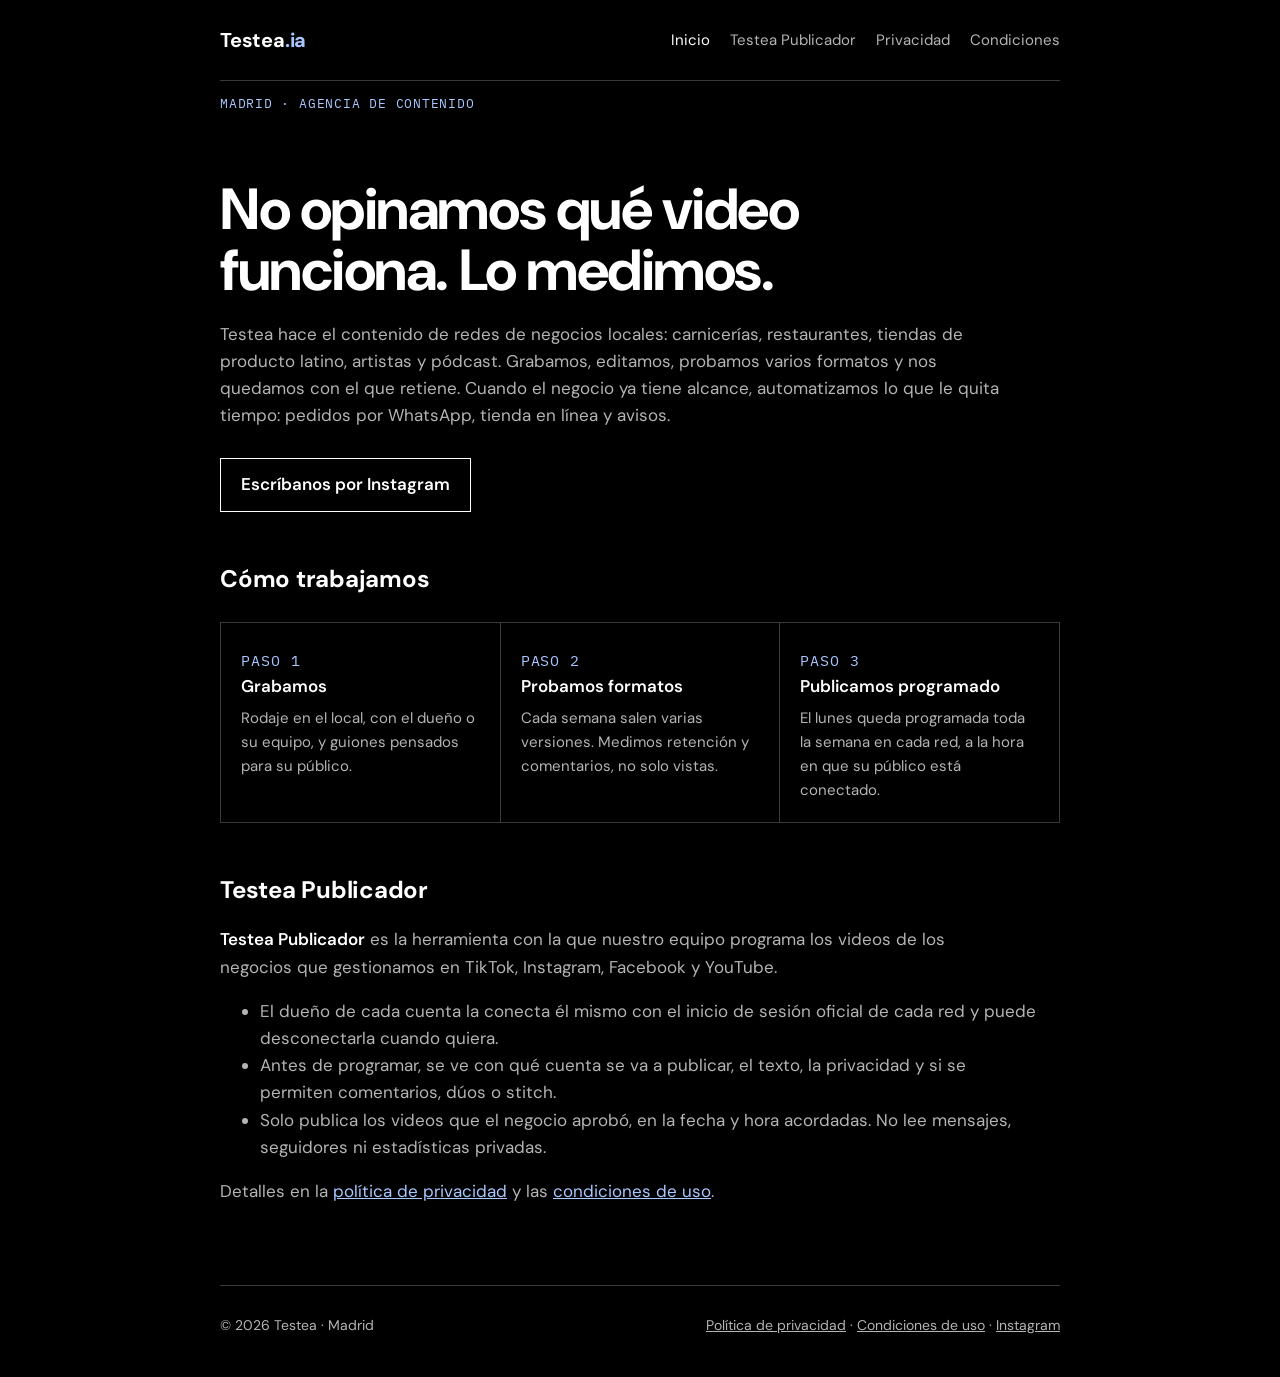
<file: index.html>
<!doctype html>
<html lang="es">
<head>
<meta charset="utf-8">
<meta name="viewport" content="width=device-width, initial-scale=1">
<title>Testea · contenido y automatización para negocios locales</title>
<meta name="description" content="Testea es una agencia de Madrid que hace el contenido de redes de negocios locales, mide qué formato funciona y lo publica programado con Testea Publicador.">
<link rel="preconnect" href="https://fonts.googleapis.com">
<link rel="preconnect" href="https://fonts.gstatic.com" crossorigin>
<link rel="stylesheet" href="https://fonts.googleapis.com/css2?family=DM+Sans:wght@400;600;700&family=IBM+Plex+Mono:wght@400&display=swap">
<link rel="stylesheet" href="estilo.css">
</head>
<body>
<div class="envoltura">
<header>
  <a class="marca" href="/">Testea<span>.ia</span></a>
  <nav aria-label="Principal">
    <a href="/" aria-current="page">Inicio</a>
    <a href="#publicador">Testea Publicador</a>
    <a href="privacidad.html">Privacidad</a>
    <a href="condiciones.html">Condiciones</a>
  </nav>
</header>

<main>
<p class="dato">Madrid · agencia de contenido</p>
<h1>No opinamos qué video funciona. Lo medimos.</h1>
<p>Testea hace el contenido de redes de negocios locales: carnicerías, restaurantes, tiendas de producto latino, artistas y pódcast. Grabamos, editamos, probamos varios formatos y nos quedamos con el que retiene. Cuando el negocio ya tiene alcance, automatizamos lo que le quita tiempo: pedidos por WhatsApp, tienda en línea y avisos.</p>
<a class="boton" href="https://ig.me/m/testea.ia">Escríbanos por Instagram</a>

<h2>Cómo trabajamos</h2>
<div class="pasos">
  <div><p class="dato">Paso 1</p><strong>Grabamos</strong><p>Rodaje en el local, con el dueño o su equipo, y guiones pensados para su público.</p></div>
  <div><p class="dato">Paso 2</p><strong>Probamos formatos</strong><p>Cada semana salen varias versiones. Medimos retención y comentarios, no solo vistas.</p></div>
  <div><p class="dato">Paso 3</p><strong>Publicamos programado</strong><p>El lunes queda programada toda la semana en cada red, a la hora en que su público está conectado.</p></div>
</div>

<h2 id="publicador">Testea Publicador</h2>
<p><strong>Testea Publicador</strong> es la herramienta con la que nuestro equipo programa los videos de los negocios que gestionamos en TikTok, Instagram, Facebook y YouTube.</p>
<ul>
  <li>El dueño de cada cuenta la conecta él mismo con el inicio de sesión oficial de cada red y puede desconectarla cuando quiera.</li>
  <li>Antes de programar, se ve con qué cuenta se va a publicar, el texto, la privacidad y si se permiten comentarios, dúos o stitch.</li>
  <li>Solo publica los videos que el negocio aprobó, en la fecha y hora acordadas. No lee mensajes, seguidores ni estadísticas privadas.</li>
</ul>
<p>Detalles en la <a href="privacidad.html">política de privacidad</a> y las <a href="condiciones.html">condiciones de uso</a>.</p>
</main>

<footer>
  <span>© 2026 Testea · Madrid</span>
  <span><a href="privacidad.html">Política de privacidad</a> · <a href="condiciones.html">Condiciones de uso</a> · <a href="https://www.instagram.com/testea.ia/">Instagram</a></span>
</footer>
</div>
</body>
</html>
</file>
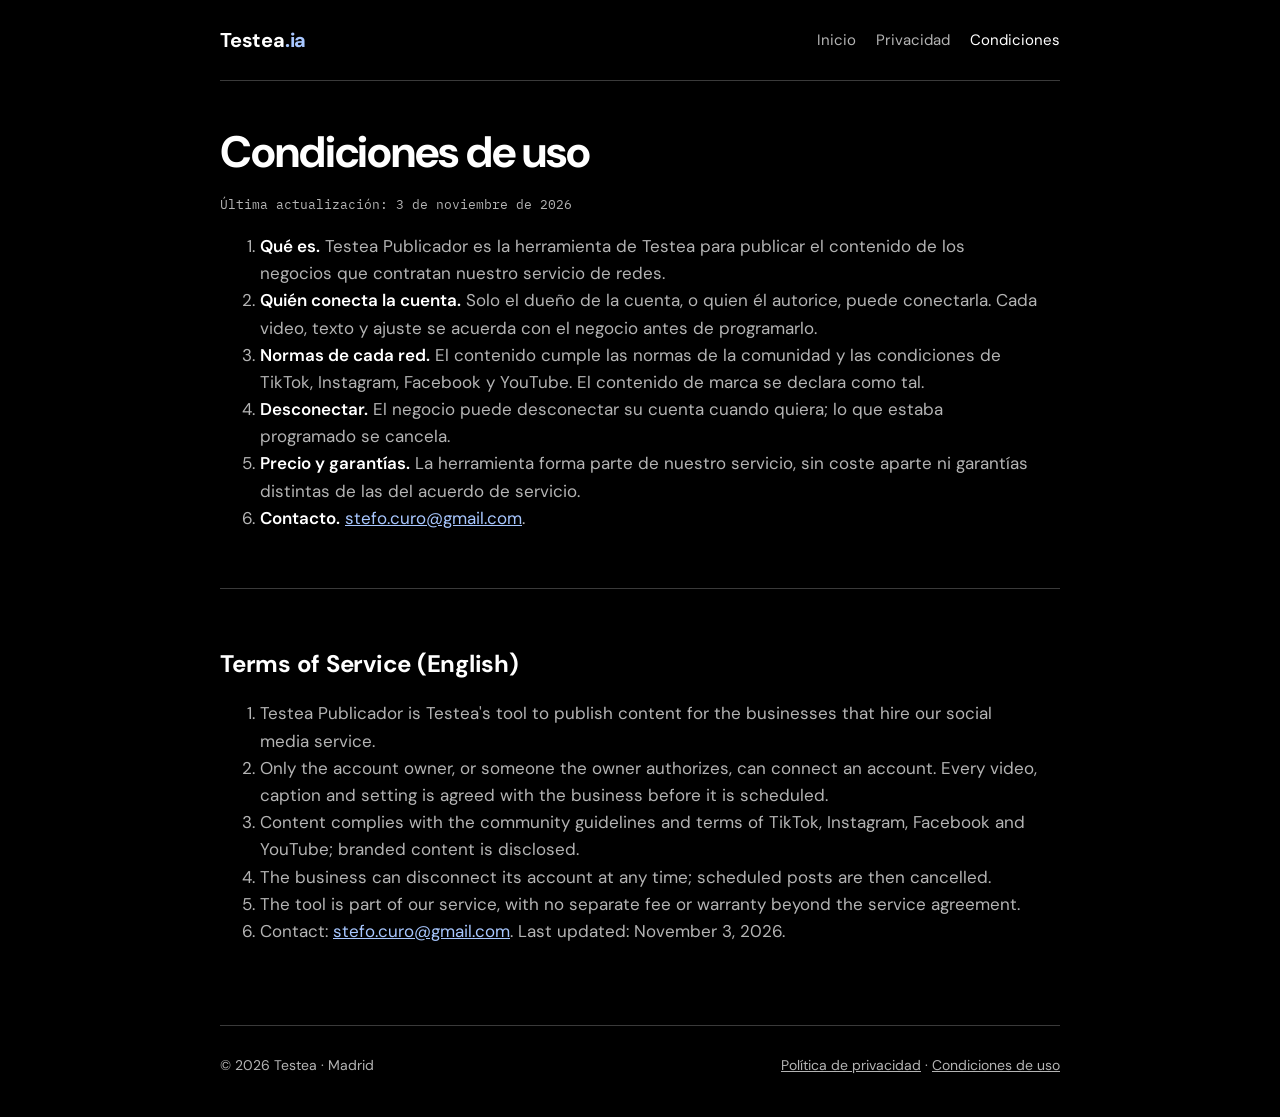
<file: condiciones.html>
<!doctype html>
<html lang="es">
<head>
<meta charset="utf-8">
<meta name="viewport" content="width=device-width, initial-scale=1">
<title>Condiciones de uso · Testea</title>
<link rel="stylesheet" href="https://fonts.googleapis.com/css2?family=DM+Sans:wght@400;600;700&family=IBM+Plex+Mono:wght@400&display=swap">
<link rel="stylesheet" href="estilo.css">
</head>
<body>
<div class="envoltura legal">
<header>
  <a class="marca" href="/">Testea<span>.ia</span></a>
  <nav aria-label="Principal">
    <a href="/">Inicio</a>
    <a href="privacidad.html">Privacidad</a>
    <a href="condiciones.html" aria-current="page">Condiciones</a>
  </nav>
</header>
<main>
<h1>Condiciones de uso</h1>
<p class="actualizado">Última actualización: 3 de noviembre de 2026</p>
<ol>
  <li><strong>Qué es.</strong> Testea Publicador es la herramienta de Testea para publicar el contenido de los negocios que contratan nuestro servicio de redes.</li>
  <li><strong>Quién conecta la cuenta.</strong> Solo el dueño de la cuenta, o quien él autorice, puede conectarla. Cada video, texto y ajuste se acuerda con el negocio antes de programarlo.</li>
  <li><strong>Normas de cada red.</strong> El contenido cumple las normas de la comunidad y las condiciones de TikTok, Instagram, Facebook y YouTube. El contenido de marca se declara como tal.</li>
  <li><strong>Desconectar.</strong> El negocio puede desconectar su cuenta cuando quiera; lo que estaba programado se cancela.</li>
  <li><strong>Precio y garantías.</strong> La herramienta forma parte de nuestro servicio, sin coste aparte ni garantías distintas de las del acuerdo de servicio.</li>
  <li><strong>Contacto.</strong> <a href="mailto:stefo.curo@gmail.com">stefo.curo@gmail.com</a>.</li>
</ol>

<hr>
<h2 lang="en">Terms of Service (English)</h2>
<ol lang="en">
  <li>Testea Publicador is Testea's tool to publish content for the businesses that hire our social media service.</li>
  <li>Only the account owner, or someone the owner authorizes, can connect an account. Every video, caption and setting is agreed with the business before it is scheduled.</li>
  <li>Content complies with the community guidelines and terms of TikTok, Instagram, Facebook and YouTube; branded content is disclosed.</li>
  <li>The business can disconnect its account at any time; scheduled posts are then cancelled.</li>
  <li>The tool is part of our service, with no separate fee or warranty beyond the service agreement.</li>
  <li>Contact: <a href="mailto:stefo.curo@gmail.com">stefo.curo@gmail.com</a>. Last updated: November 3, 2026.</li>
</ol>
</main>
<footer>
  <span>© 2026 Testea · Madrid</span>
  <span><a href="privacidad.html">Política de privacidad</a> · <a href="condiciones.html">Condiciones de uso</a></span>
</footer>
</div>
</body>
</html>
</file>
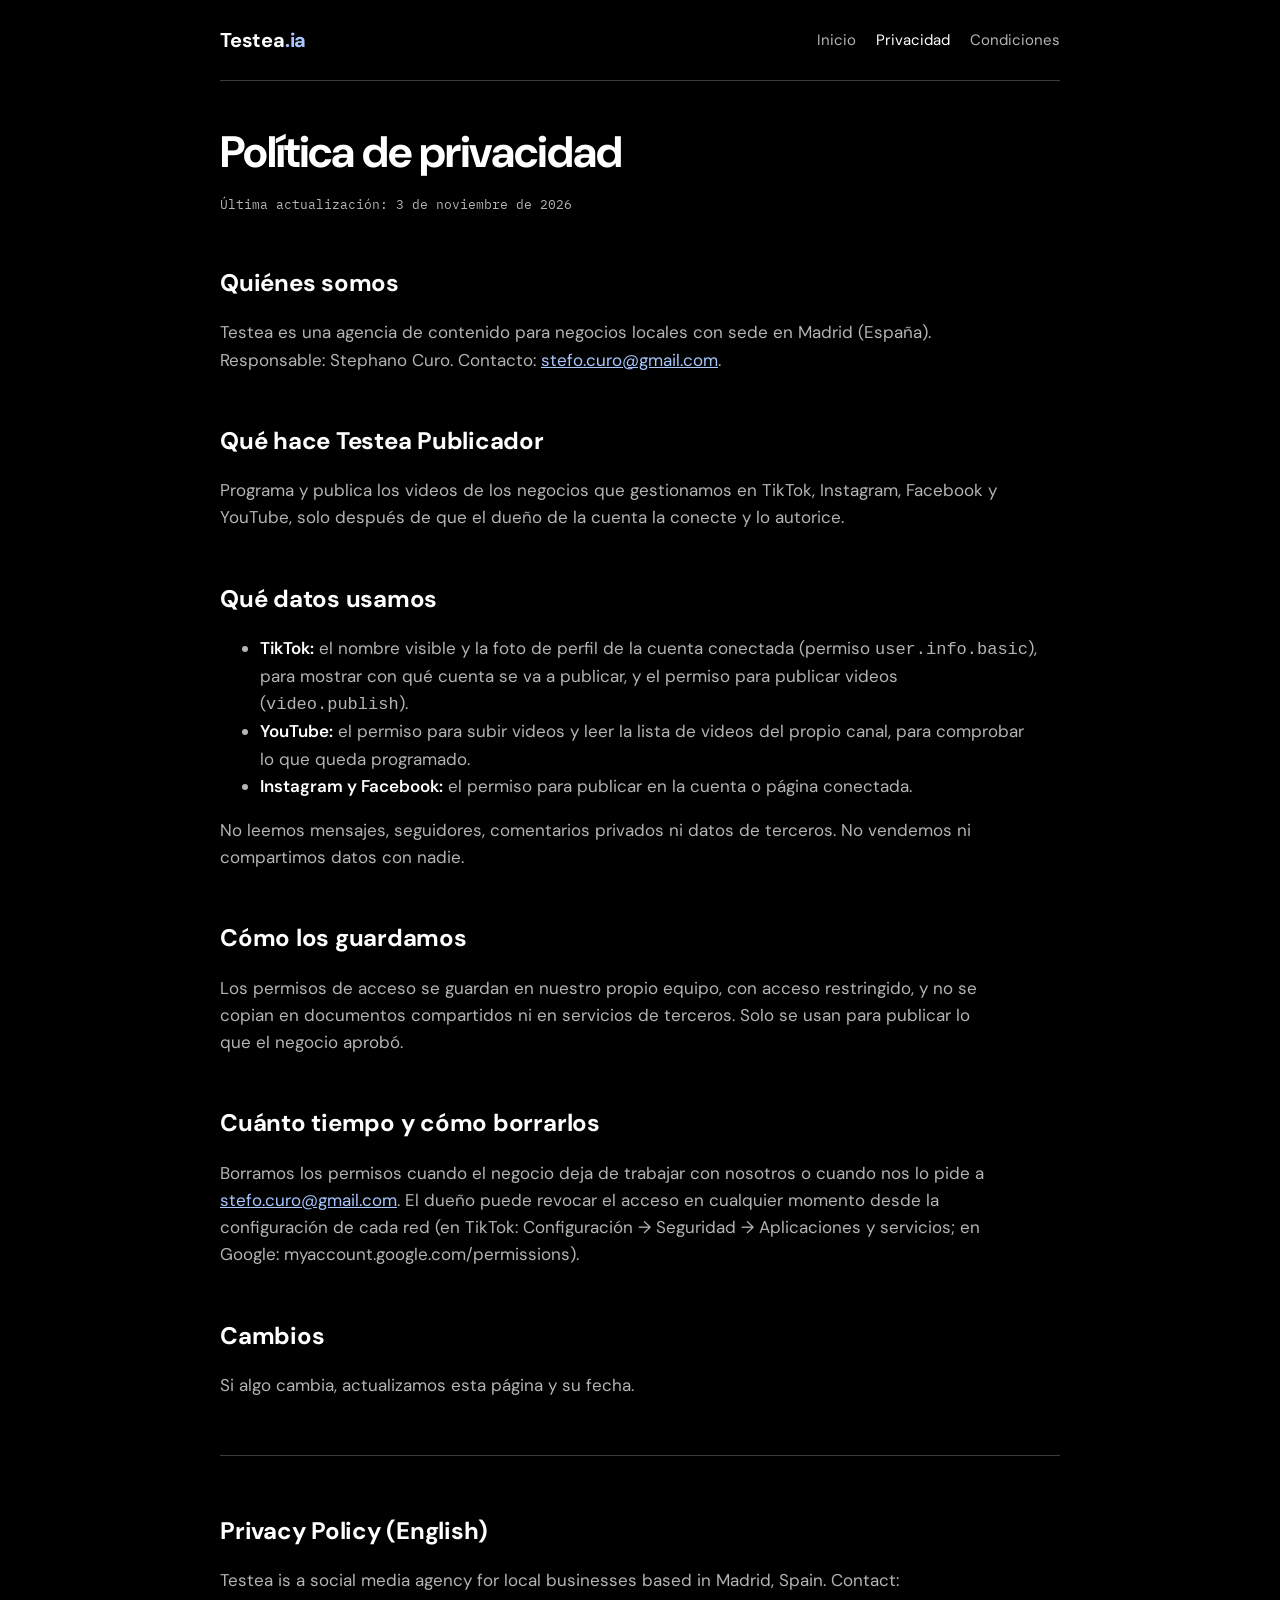
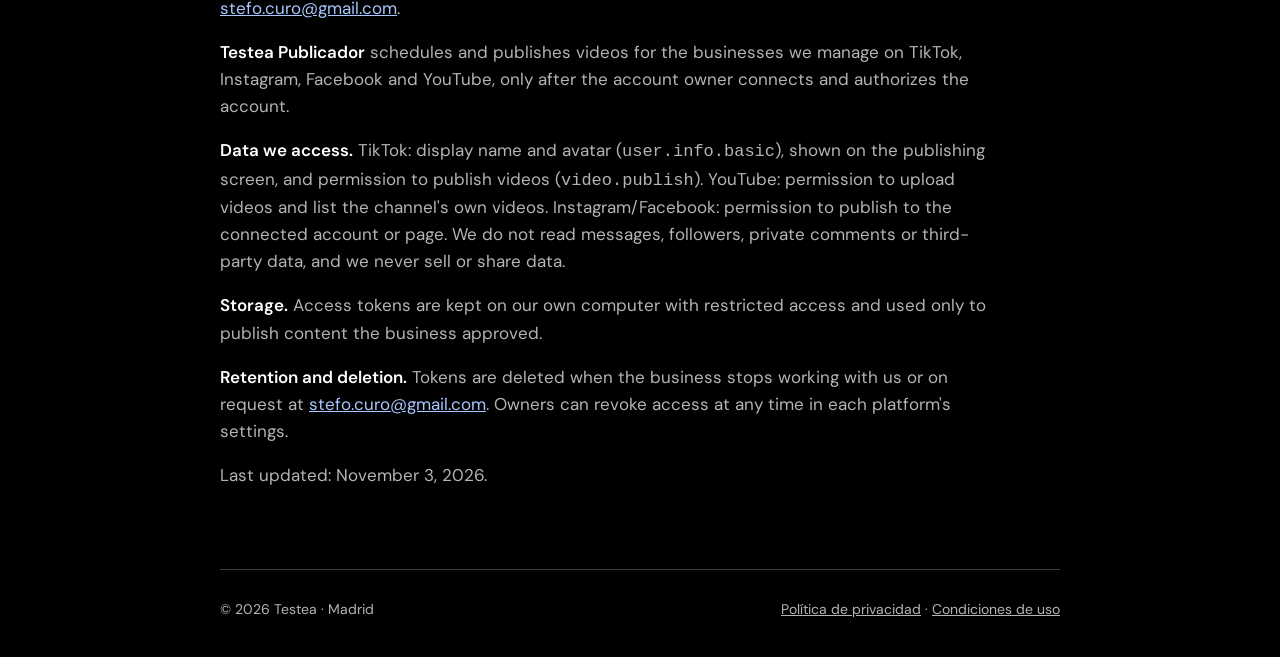
<file: privacidad.html>
<!doctype html>
<html lang="es">
<head>
<meta charset="utf-8">
<meta name="viewport" content="width=device-width, initial-scale=1">
<title>Política de privacidad · Testea</title>
<link rel="stylesheet" href="https://fonts.googleapis.com/css2?family=DM+Sans:wght@400;600;700&family=IBM+Plex+Mono:wght@400&display=swap">
<link rel="stylesheet" href="estilo.css">
</head>
<body>
<div class="envoltura legal">
<header>
  <a class="marca" href="/">Testea<span>.ia</span></a>
  <nav aria-label="Principal">
    <a href="/">Inicio</a>
    <a href="privacidad.html" aria-current="page">Privacidad</a>
    <a href="condiciones.html">Condiciones</a>
  </nav>
</header>
<main>
<h1>Política de privacidad</h1>
<p class="actualizado">Última actualización: 3 de noviembre de 2026</p>

<h2>Quiénes somos</h2>
<p>Testea es una agencia de contenido para negocios locales con sede en Madrid (España). Responsable: Stephano Curo. Contacto: <a href="mailto:stefo.curo@gmail.com">stefo.curo@gmail.com</a>.</p>

<h2>Qué hace Testea Publicador</h2>
<p>Programa y publica los videos de los negocios que gestionamos en TikTok, Instagram, Facebook y YouTube, solo después de que el dueño de la cuenta la conecte y lo autorice.</p>

<h2>Qué datos usamos</h2>
<ul>
  <li><strong>TikTok:</strong> el nombre visible y la foto de perfil de la cuenta conectada (permiso <code>user.info.basic</code>), para mostrar con qué cuenta se va a publicar, y el permiso para publicar videos (<code>video.publish</code>).</li>
  <li><strong>YouTube:</strong> el permiso para subir videos y leer la lista de videos del propio canal, para comprobar lo que queda programado.</li>
  <li><strong>Instagram y Facebook:</strong> el permiso para publicar en la cuenta o página conectada.</li>
</ul>
<p>No leemos mensajes, seguidores, comentarios privados ni datos de terceros. No vendemos ni compartimos datos con nadie.</p>

<h2>Cómo los guardamos</h2>
<p>Los permisos de acceso se guardan en nuestro propio equipo, con acceso restringido, y no se copian en documentos compartidos ni en servicios de terceros. Solo se usan para publicar lo que el negocio aprobó.</p>

<h2>Cuánto tiempo y cómo borrarlos</h2>
<p>Borramos los permisos cuando el negocio deja de trabajar con nosotros o cuando nos lo pide a <a href="mailto:stefo.curo@gmail.com">stefo.curo@gmail.com</a>. El dueño puede revocar el acceso en cualquier momento desde la configuración de cada red (en TikTok: Configuración → Seguridad → Aplicaciones y servicios; en Google: myaccount.google.com/permissions).</p>

<h2>Cambios</h2>
<p>Si algo cambia, actualizamos esta página y su fecha.</p>

<hr>
<h2 lang="en">Privacy Policy (English)</h2>
<div lang="en">
<p>Testea is a social media agency for local businesses based in Madrid, Spain. Contact: <a href="mailto:stefo.curo@gmail.com">stefo.curo@gmail.com</a>.</p>
<p><strong>Testea Publicador</strong> schedules and publishes videos for the businesses we manage on TikTok, Instagram, Facebook and YouTube, only after the account owner connects and authorizes the account.</p>
<p><strong>Data we access.</strong> TikTok: display name and avatar (<code>user.info.basic</code>), shown on the publishing screen, and permission to publish videos (<code>video.publish</code>). YouTube: permission to upload videos and list the channel's own videos. Instagram/Facebook: permission to publish to the connected account or page. We do not read messages, followers, private comments or third-party data, and we never sell or share data.</p>
<p><strong>Storage.</strong> Access tokens are kept on our own computer with restricted access and used only to publish content the business approved.</p>
<p><strong>Retention and deletion.</strong> Tokens are deleted when the business stops working with us or on request at <a href="mailto:stefo.curo@gmail.com">stefo.curo@gmail.com</a>. Owners can revoke access at any time in each platform's settings.</p>
<p>Last updated: November 3, 2026.</p>
</div>
</main>
<footer>
  <span>© 2026 Testea · Madrid</span>
  <span><a href="privacidad.html">Política de privacidad</a> · <a href="condiciones.html">Condiciones de uso</a></span>
</footer>
</div>
</body>
</html>
</file>
<file: estilo.css>
:root{--fondo:#000;--texto:#fff;--suave:#B4B4B4;--linea:#3A3A3A;--acento:#A8C7FF;--sans:'DM Sans',system-ui,sans-serif;--mono:'IBM Plex Mono',ui-monospace,monospace}
*{box-sizing:border-box}
html{color-scheme:dark}
body{margin:0;background:var(--fondo);color:var(--texto);font:400 17px/1.6 var(--sans);-webkit-font-smoothing:antialiased}
a{color:var(--acento)}
a:focus-visible{outline:2px solid var(--acento);outline-offset:3px}
.envoltura{max-width:880px;margin:0 auto;padding:0 20px}
header{display:flex;justify-content:space-between;align-items:center;gap:12px 16px;flex-wrap:wrap;padding:24px 0;border-bottom:1px solid var(--linea)}
.marca{font-weight:700;font-size:20px;color:var(--texto);text-decoration:none;letter-spacing:-.01em}
.marca span{color:var(--acento)}
nav{display:flex;gap:8px 20px;flex-wrap:wrap;font-size:15px}
nav a{color:var(--suave);text-decoration:none}
nav a:hover,nav a[aria-current]{color:var(--texto)}
h1{font-size:clamp(34px,6vw,58px);line-height:1.05;letter-spacing:-.025em;margin:64px 0 20px;text-wrap:balance;font-weight:700}
h2{font-size:24px;letter-spacing:-.01em;margin:48px 0 12px;text-wrap:balance}
h3{font-size:18px;margin:28px 0 6px}
p,li{color:var(--suave);max-width:65ch}
strong{color:var(--texto);font-weight:600}
.dato{font-family:var(--mono);font-size:13px;letter-spacing:.06em;text-transform:uppercase;color:var(--acento)}
.pasos{display:grid;grid-template-columns:repeat(auto-fit,minmax(220px,1fr));gap:1px;background:var(--linea);border:1px solid var(--linea);margin:24px 0}
.pasos div{background:var(--fondo);padding:20px}
.pasos p{margin:6px 0 0;font-size:15px}
.boton{display:inline-block;margin-top:12px;padding:12px 20px;border:1px solid var(--texto);color:var(--texto);text-decoration:none;font-weight:600}
.boton:hover{background:var(--texto);color:var(--fondo)}
footer{margin-top:80px;padding:28px 0 40px;border-top:1px solid var(--linea);display:flex;flex-wrap:wrap;gap:20px;justify-content:space-between;font-size:14px;color:var(--suave)}
footer a{color:var(--suave)}
.legal h1{font-size:clamp(30px,5vw,44px);margin-top:48px}
.legal .actualizado{font-family:var(--mono);font-size:13px;color:var(--suave)}
hr{border:0;border-top:1px solid var(--linea);margin:56px 0}
</file>
